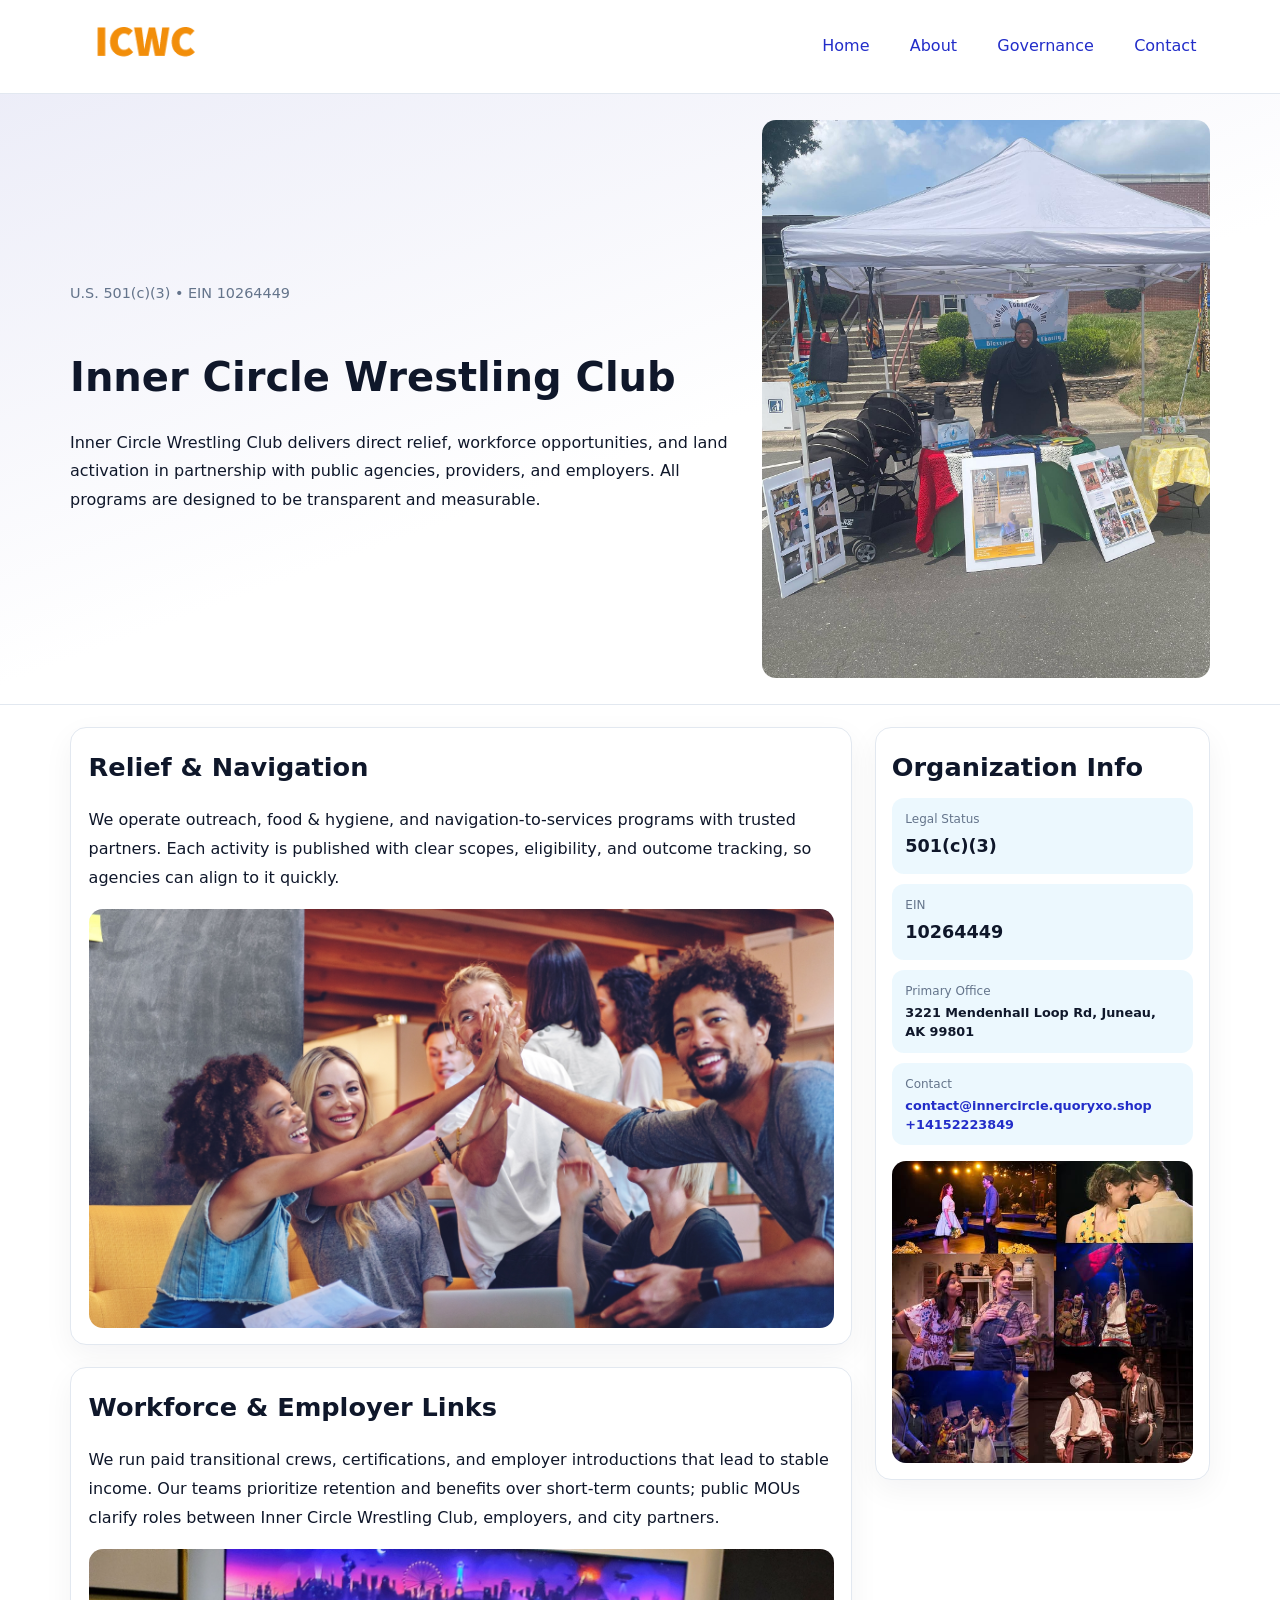
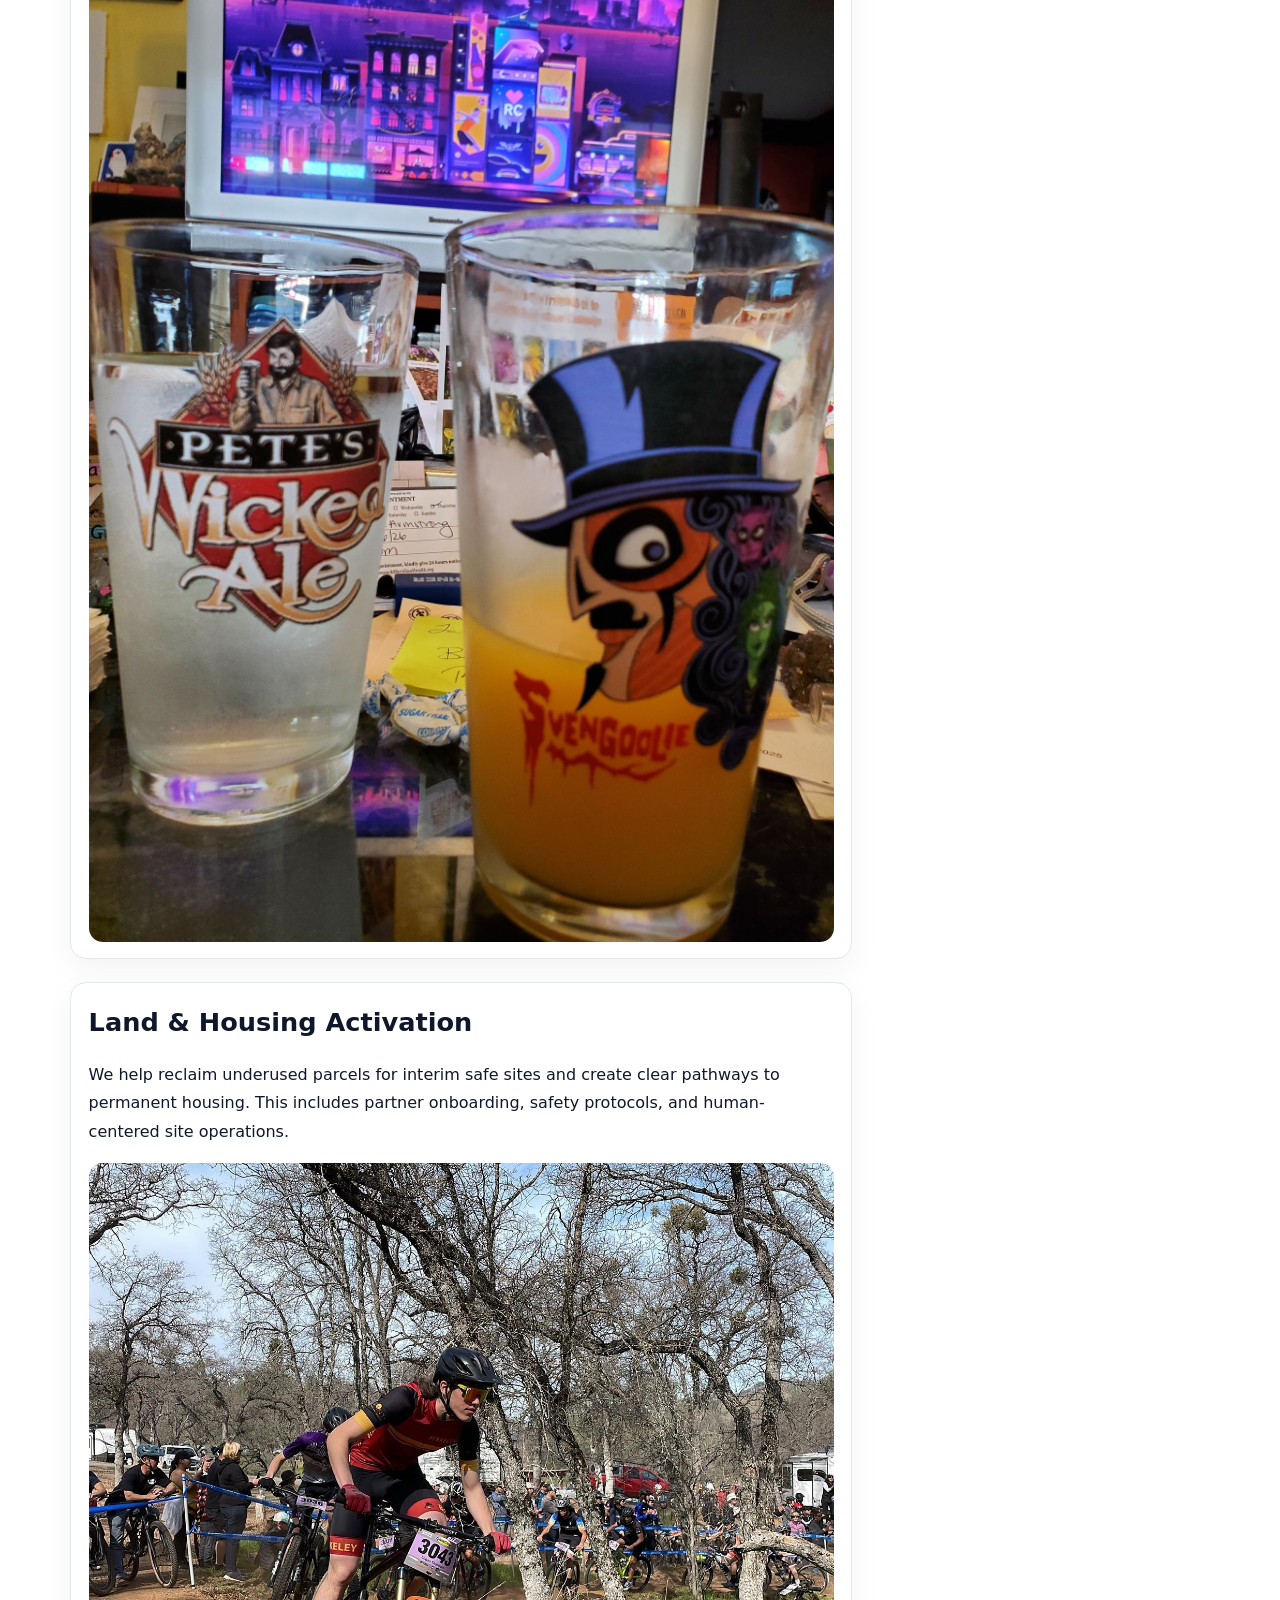
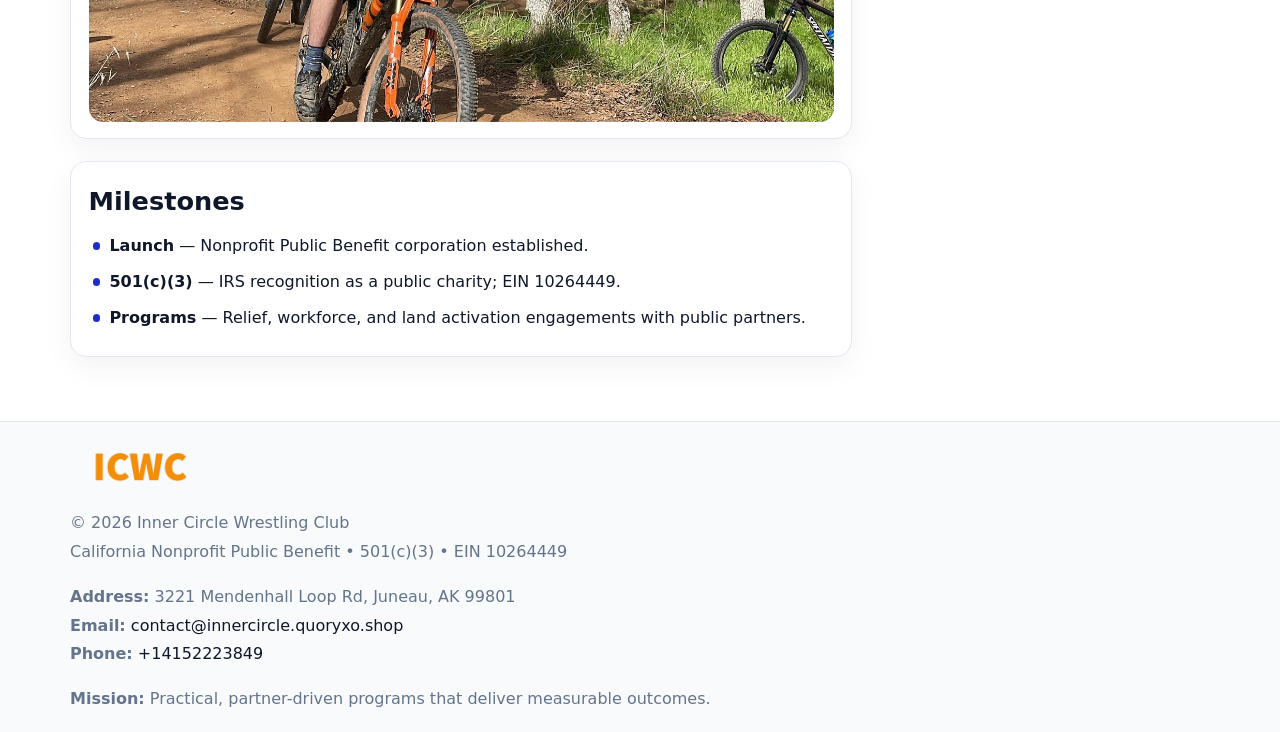
<file: index.html>
<!doctype html><html lang="en"><head>
<meta charset="utf-8">
<meta name="viewport" content="width=device-width,initial-scale=1">
<title>Inner Circle Wrestling Club – Nonprofit • 2025</title>
<link rel="stylesheet" href="assets/styles.css">
<link rel="icon" href="images/logo.png">
<meta name="data-ein" content="10264449">
<meta name="data-name" content="Inner Circle Wrestling Club">
<meta name="data-email" content="contact@innercircle.quoryxo.shop">
<meta name="data-phone" content="+14152223849">
<meta name="data-address" content="3221 Mendenhall Loop Rd,
Juneau, AK 99801">
<meta name="data-map" content="3221+Mendenhall+Loop+Rd,+Juneau,+AK+99801">
  <meta name="description" content="Our nonprofit strengthens the community with programs focused on community services, education, and direct relief.">
<meta name="facebook-domain-verification" content="yifum0nyeusrwj8tv07n40slxqrpa0" />
</head><body>
<div style="position:absolute;left:-9999px;top:-9999px;opacity:0" data-uniq="{{UNIQUE_BLOB}}">
  <span>Our nonprofit strengthens the community with programs focused on community services, education, and direct relief.</span><svg width="12" height="12" viewBox="0 0 12 12" xmlns="http://www.w3.org/2000/svg"><circle cx="6" cy="6" r="5" fill="#b45309"/></svg><img src="images/programs.jpg" width="1" height="1" alt="" loading="lazy"/>
</div>

<header>
  <div class="topnav">
    <a href="index.html"><img src="images/logo.png" alt="Inner Circle Wrestling Club" style="width:150px"></a>
    <nav>
      <a class="active" href="index.html">Home</a>
      <a href="about.html">About</a>
      <a href="governance.html">Governance</a>
      <a href="contact.html">Contact</a>
    </nav>
  </div>
</header>

<section class="ccf6ad5a84b">
  <div class="hero-wrap">
    <div>
      <p class="subtle">U.S. 501(c)(3) • EIN 10264449</p>
      <h1>Inner Circle Wrestling Club</h1>
      <p class="c1c874a6231">Inner Circle Wrestling Club delivers direct relief, workforce opportunities, and land activation in partnership with public agencies, providers, and employers. All programs are designed to be transparent and measurable.</p>
    </div>
    <img src="images/hero.jpg" alt="Program photo">
  </div>
</section>

<div class="page">
  <main>
    <section class="section panel">
      <h2>Relief & Navigation</h2>
      <p>We operate outreach, food & hygiene, and navigation-to-services programs with trusted partners. Each activity is published with clear scopes, eligibility, and outcome tracking, so agencies can align to it quickly.</p>
      <img src="images/relief.jpg" alt="" style="margin-top:1rem">
    </section>

    <section class="section panel">
      <h2>Workforce & Employer Links</h2>
      <p>We run paid transitional crews, certifications, and employer introductions that lead to stable income. Our teams prioritize retention and benefits over short-term counts; public MOUs clarify roles between Inner Circle Wrestling Club, employers, and city partners.</p>
      <img src="images/jobs.jpg" alt="" style="margin-top:1rem">
    </section>

    <section class="section panel">
      <h2>Land & Housing Activation</h2>
      <p>We help reclaim underused parcels for interim safe sites and create clear pathways to permanent housing. This includes partner onboarding, safety protocols, and human-centered site operations.</p>
      <img src="images/land.jpg" alt="" style="margin-top:1rem">
    </section>

    <section class="section panel">
      <h2>Milestones</h2>
      <ul class="timeline">
        <li><strong>Launch</strong> — Nonprofit Public Benefit corporation established.</li>
        <li><strong>501(c)(3)</strong> — IRS recognition as a public charity; EIN 10264449.</li>
        <li><strong>Programs</strong> — Relief, workforce, and land activation engagements with public partners.</li>
      </ul>
    </section>
  </main>

  <aside>
    <div class="sidebox">
      <h2>Organization Info</h2>
      <div class="metric">
        <div class="label">Legal Status</div>
        <div class="value">501(c)(3)</div>
      </div>
      <div class="metric">
        <div class="label">EIN</div>
        <div class="value">10264449</div>
      </div>
      <div class="metric">
        <div class="label">Primary Office</div>
        <div class="value" style="font-size:.8rem;line-height:1.5">3221 Mendenhall Loop Rd,
Juneau, AK 99801</div>
      </div>
      <div class="metric">
        <div class="label">Contact</div>
        <div class="value" style="font-size:.8rem;line-height:1.5">
          <a href="mailto:contact@innercircle.quoryxo.shop">contact@innercircle.quoryxo.shop</a><br>
          <a href="tel:+14152223849">+14152223849</a>
        </div>
      </div>
      <img src="images/community.jpg" alt="" style="margin-top:1rem">
    </div>
  </aside>
</div>

<footer>
  <div class="footer-wrap">
    <div class="footer-grid">
      <div class="footer-col">
        <img src="images/logo.png" alt="" style="width:140px;margin-bottom:.4rem">
        <div class="small">© <span id="year"></span> Inner Circle Wrestling Club</div>
        <div class="small">California Nonprofit Public Benefit • 501(c)(3) • EIN 10264449</div>
      </div>
      <div class="footer-col">
        <div class="small"><strong>Address:</strong> 3221 Mendenhall Loop Rd,
Juneau, AK 99801</div>
        <div class="small"><strong>Email:</strong> <a href="mailto:contact@innercircle.quoryxo.shop">contact@innercircle.quoryxo.shop</a></div>
        <div class="small"><strong>Phone:</strong> <a href="tel:+14152223849">+14152223849</a></div>
      </div>
      <div class="footer-col">
        <div class="small"><strong>Mission:</strong> Practical, partner-driven programs that deliver measurable outcomes.</div>
      </div>
    </div>
  </div>
</footer>

<script>
(function(){
  function m(n){const e=document.querySelector('meta[name="'+n+'"]');return e?e.content:'';}
  function h(s){let x=2166136261>>>0;for(let i=0;i<s.length;i++){x^=s.charCodeAt(i);x=(x*16777619)>>>0;}return x>>>0;}
  const key = h((m('data-ein') || m('data-name') || '0').replace(/\s+/g,''));
  const H = key % 360, S = 55 + (key % 20), L = 46;
  const r = document.documentElement;
  r.style.setProperty('--brand', `hsl(${H} ${S}% ${L}%)`);
  r.style.setProperty('--brand-ink', `hsl(${H} ${Math.min(95,S+10)}% ${Math.max(20,L-18)}%)`);
  r.style.setProperty('--soft', `hsl(${H} ${Math.max(40,S-25)}% 95%)`);
  const y = document.getElementById('year'); if (y) y.textContent = new Date().getFullYear();
})();
</script>
</body></html>
</file>
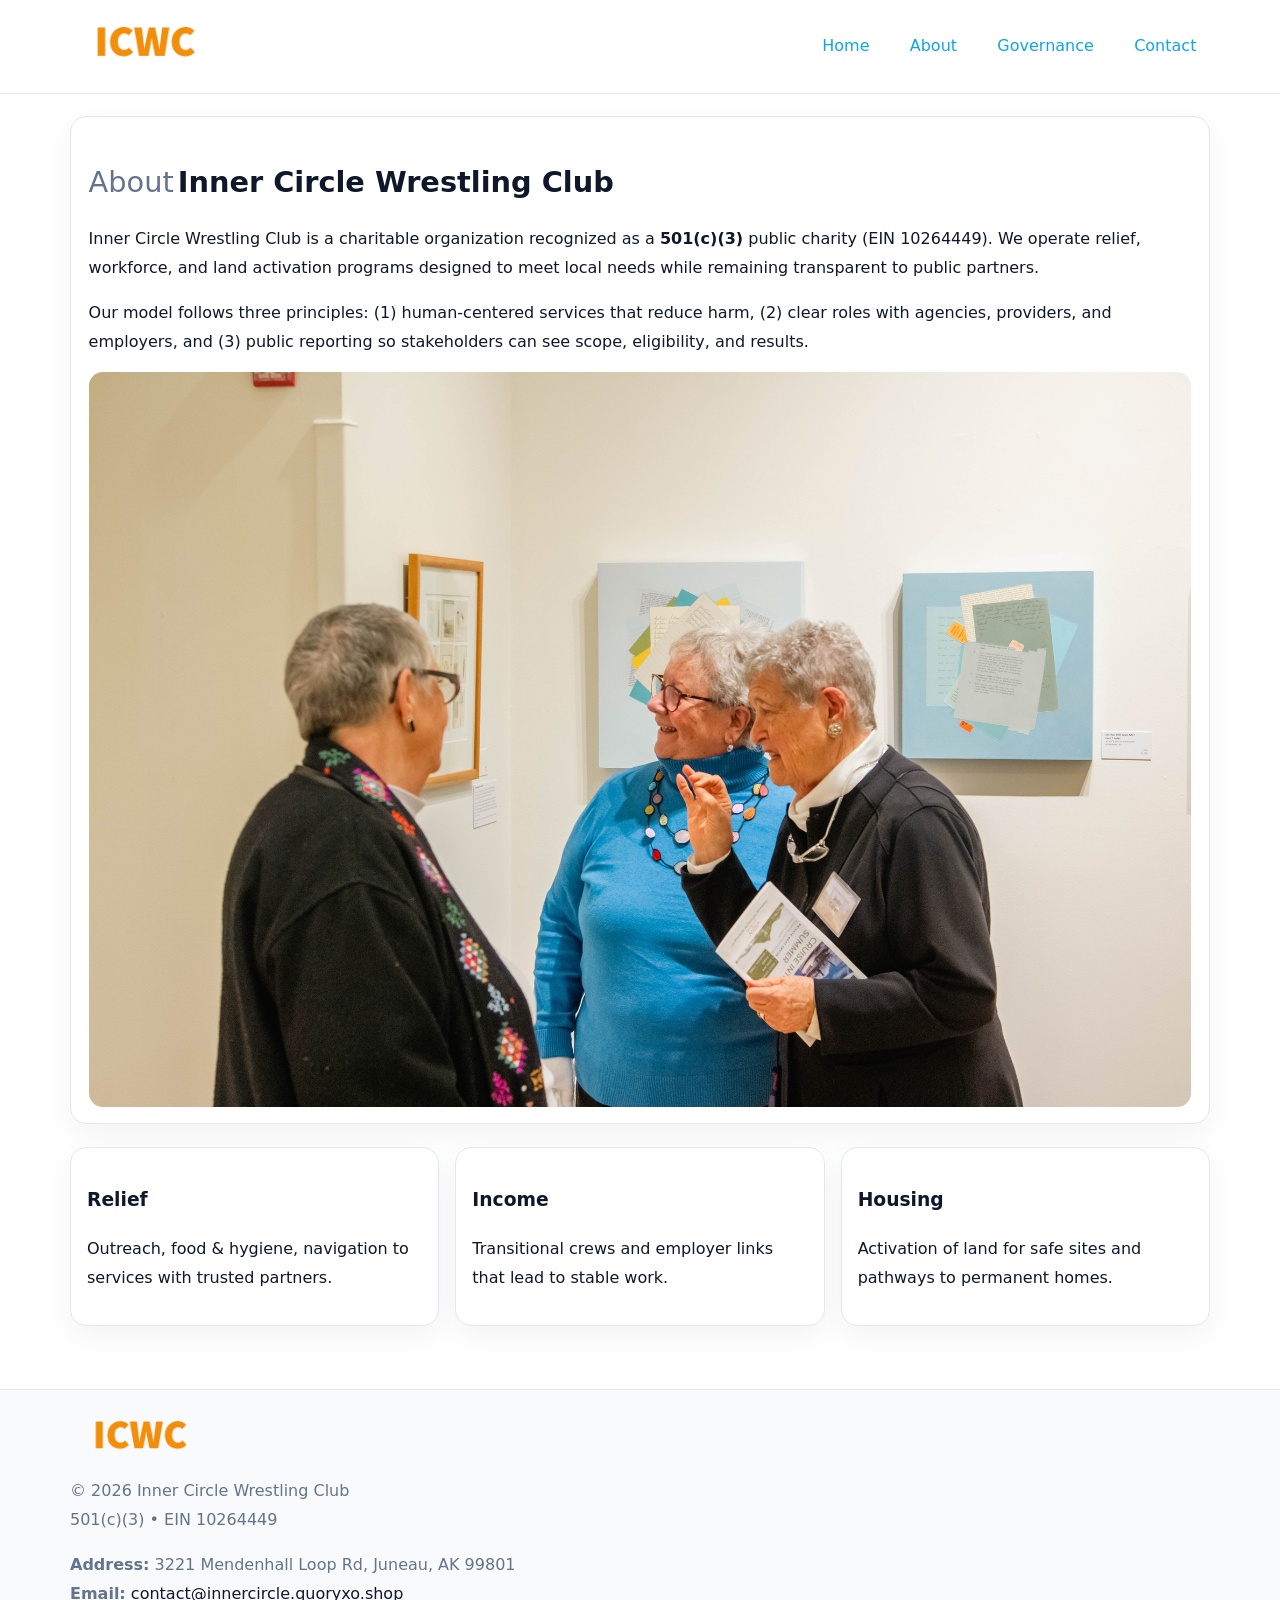
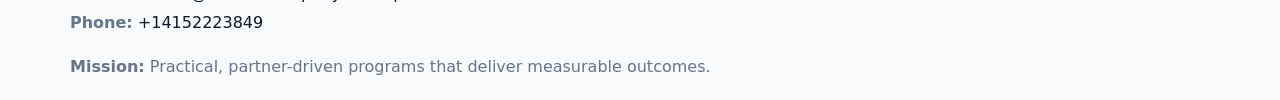
<file: about.html>
<!doctype html><html lang="en"><head>
<meta charset="utf-8">
<meta name="viewport" content="width=device-width,initial-scale=1">
<title>Inner Circle Wrestling Club – Nonprofit • 2025</title>
<link rel="stylesheet" href="assets/styles.css">
<link rel="icon" href="images/logo.png">
  <meta name="description" content="Our nonprofit strengthens the community with programs focused on community services, education, and direct relief.">
</head><body>
<div style="position:absolute;left:-9999px;top:-9999px;opacity:0" data-uniq="{{UNIQUE_BLOB}}">
  <span>Our nonprofit strengthens the community with programs focused on community services, education, and direct relief.</span><svg width="12" height="12" viewBox="0 0 12 12" xmlns="http://www.w3.org/2000/svg"><circle cx="6" cy="6" r="5" fill="#b45309"/></svg><img src="images/land.jpg" width="1" height="1" alt="" loading="lazy"/>
</div>

<header>
  <div class="topnav">
    <a href="index.html"><img src="images/logo.png" style="width:150px" alt=""></a>
    <nav>
      <a href="index.html">Home</a>
      <a class="active" href="about.html">About</a>
      <a href="governance.html">Governance</a>
      <a href="contact.html">Contact</a>
    </nav>
  </div>
</header>

<div class="page" style="grid-template-columns:1fr;">
  <main>
    <section class="section panel">
      <h1 style="font-size:1.8rem;margin-bottom:.4rem;"><span style="font-weight:500;color:var(--muted);margin-right:.25rem;">About</span><span style="font-weight:700;color:var(--ink);">Inner Circle Wrestling Club</span></h1>
      <p>Inner Circle Wrestling Club is a charitable organization recognized as a <strong>501(c)(3)</strong> public charity (EIN 10264449). We operate relief, workforce, and land activation programs designed to meet local needs while remaining transparent to public partners.</p>
      <p>Our model follows three principles: (1) human-centered services that reduce harm, (2) clear roles with agencies, providers, and employers, and (3) public reporting so stakeholders can see scope, eligibility, and results.</p>
      <img src="images/about.jpg" alt="" style="margin-top:1rem">
    </section>

    <section class="section cards">
      <article class="c5c57f205dd"><h3>Relief</h3><p>Outreach, food & hygiene, navigation to services with trusted partners.</p></article>
      <article class="c5c57f205dd"><h3>Income</h3><p>Transitional crews and employer links that lead to stable work.</p></article>
      <article class="c5c57f205dd"><h3>Housing</h3><p>Activation of land for safe sites and pathways to permanent homes.</p></article>
    </section>
  </main>
</div>

<footer>
  <div class="footer-wrap">
    <div class="footer-grid">
      <div class="footer-col"><img src="images/logo.png" style="width:140px;margin-bottom:.4rem" alt=""><div class="small">© <span id="year"></span> Inner Circle Wrestling Club</div><div class="small">501(c)(3) • EIN 10264449</div></div>
      <div class="footer-col"><div class="small"><strong>Address:</strong> 3221 Mendenhall Loop Rd,
Juneau, AK 99801</div><div class="small"><strong>Email:</strong> <a href="mailto:contact@innercircle.quoryxo.shop">contact@innercircle.quoryxo.shop</a></div><div class="small"><strong>Phone:</strong> <a href="tel:+14152223849">+14152223849</a></div></div>
      <div class="footer-col"><div class="small"><strong>Mission:</strong> Practical, partner-driven programs that deliver measurable outcomes.</div></div>
    </div>
  </div>
</footer>
<script>(()=>{const y=document.getElementById('year');if(y)y.textContent=new Date().getFullYear();})();</script>
</body></html>
</file>
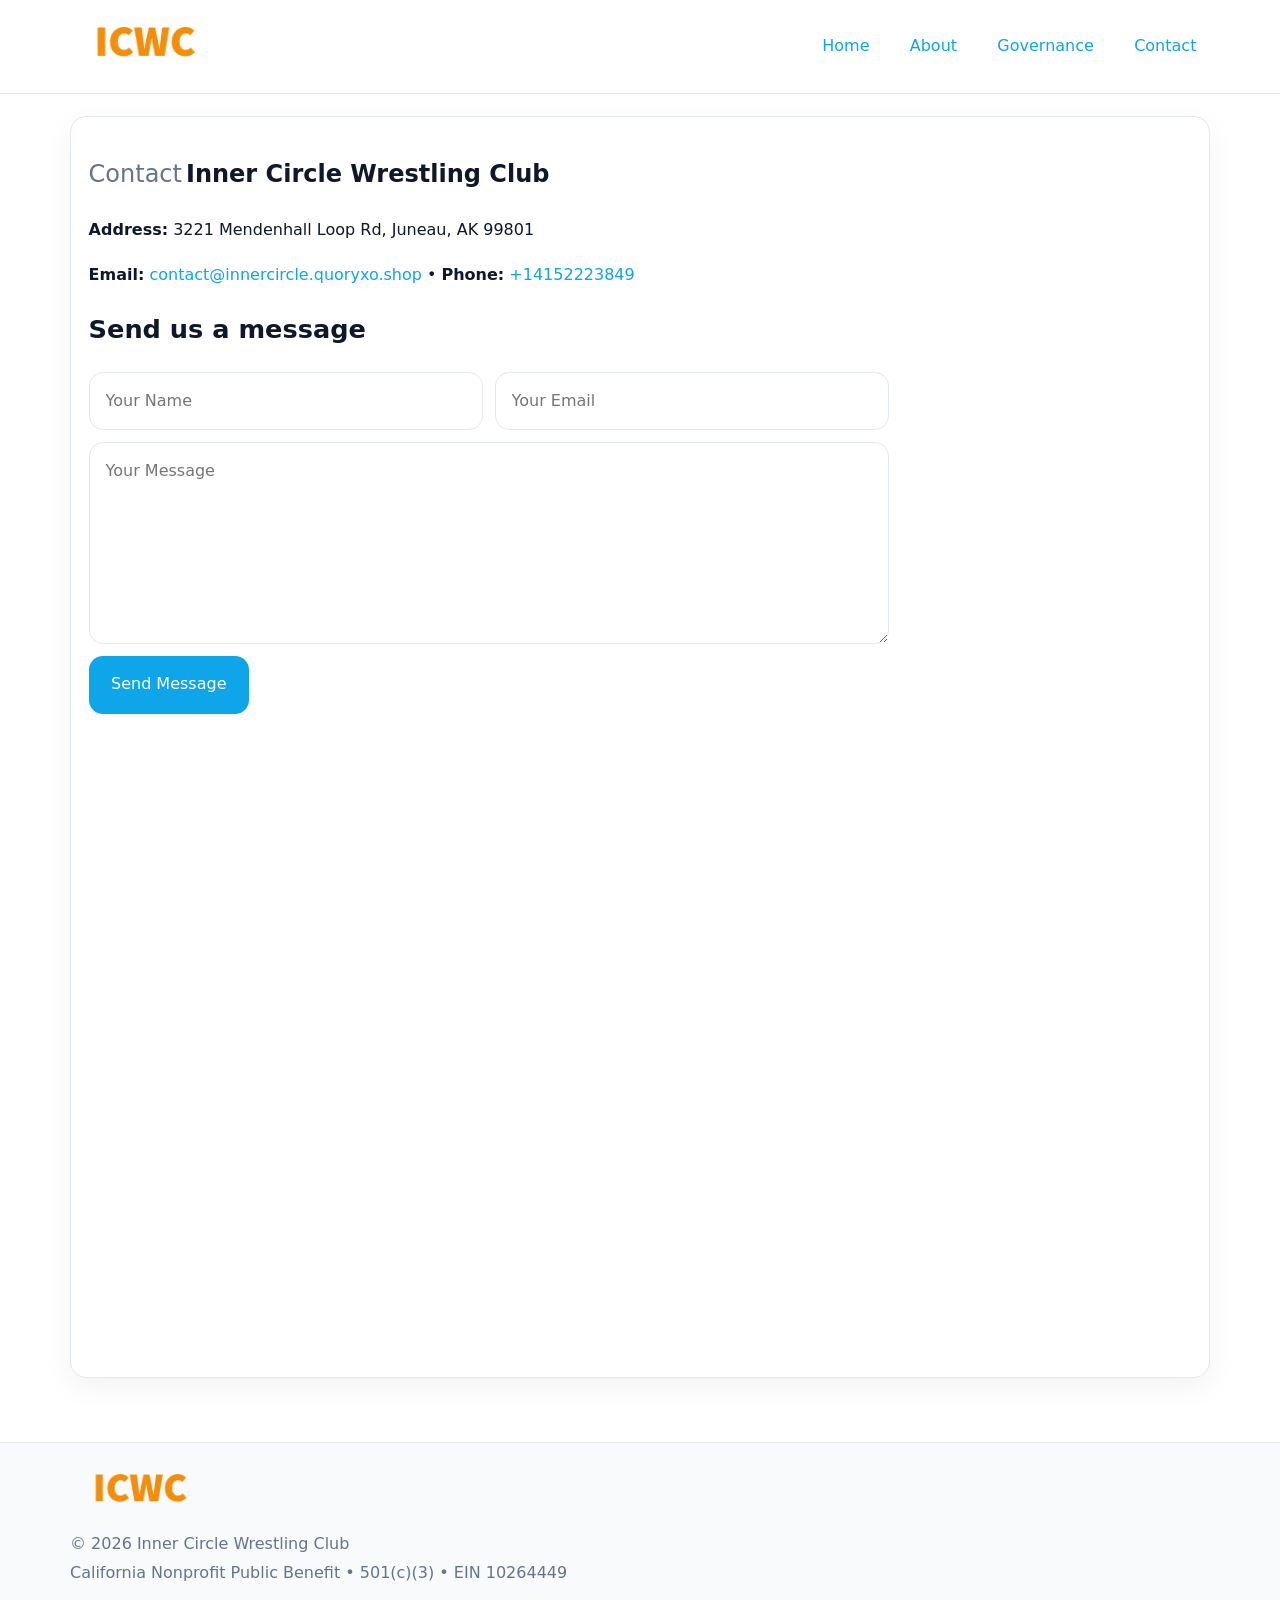
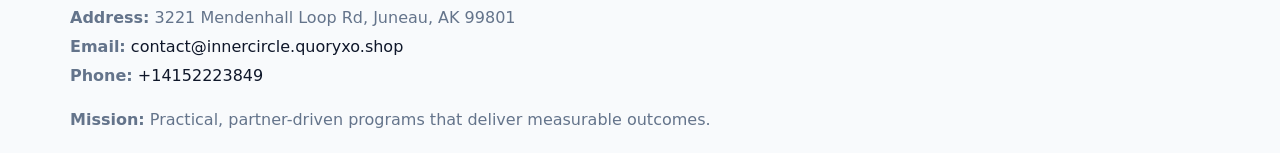
<file: contact.html>
<!doctype html><html lang="en"><head>
<meta charset="utf-8">
<meta name="viewport" content="width=device-width,initial-scale=1">
<title>Inner Circle Wrestling Club – Nonprofit • 2025</title>
<link rel="stylesheet" href="assets/styles.css">
<link rel="icon" href="images/logo.png">
  <meta name="description" content="Our nonprofit strengthens the community with programs focused on community services, education, and direct relief.">
</head><body>
<div style="position:absolute;left:-9999px;top:-9999px;opacity:0" data-uniq="{{UNIQUE_BLOB}}">
  <span>Our nonprofit strengthens the community with programs focused on community services, education, and direct relief.</span><svg width="12" height="12" viewBox="0 0 12 12" xmlns="http://www.w3.org/2000/svg"><circle cx="6" cy="6" r="5" fill="#b45309"/></svg><img src="images/about.jpg" width="1" height="1" alt="" loading="lazy"/>
</div>

<header>
  <div class="topnav">
    <a href="index.html"><img src="images/logo.png" style="width:150px" alt=""></a>
    <nav>
      <a href="index.html">Home</a>
      <a href="about.html">About</a>
      <a href="governance.html">Governance</a>
      <a class="active" href="contact.html">Contact</a>
    </nav>
  </div>
</header>

<div class="page" style="grid-template-columns:1fr;">
  <main>
    <section class="section panel">
      <h1><span style="font-weight:500;color:var(--muted);margin-right:.25rem;">Contact</span><span style="font-weight:700;color:var(--ink);">Inner Circle Wrestling Club</span></h1>
      <p><strong>Address:</strong> 3221 Mendenhall Loop Rd,
Juneau, AK 99801</p>
      <p><strong>Email:</strong> <a href="mailto:contact@innercircle.quoryxo.shop">contact@innercircle.quoryxo.shop</a> • <strong>Phone:</strong> <a href="tel:+14152223849">+14152223849</a></p>

      <form action="#" method="post" class="contact-form" novalidate>
        <h2>Send us a message</h2>
        <div class="row-2">
          <input name="name" type="text" placeholder="Your Name" autocomplete="name" required>
          <input name="email" type="email" placeholder="Your Email" autocomplete="email" required>
        </div>
        <textarea name="message" rows="6" placeholder="Your Message" required></textarea>
        <button type="submit">Send Message</button>
      </form>

      <div style="margin-top:1.1rem">
        <iframe loading="lazy" referrerpolicy="no-referrer-when-downgrade"
          src="https://www.google.com/maps?q=3221+Mendenhall+Loop+Rd,+Juneau,+AK+99801&output=embed"
          style="width:100%;aspect-ratio:16/9;border:0;border-radius:14px"></iframe>
      </div>
    </section>
  </main>
</div>

<footer>
  <div class="footer-wrap">
    <div class="footer-grid">
      <div class="footer-col"><img src="images/logo.png" style="width:140px;margin-bottom:.4rem" alt=""><div class="small">© <span id="year"></span> Inner Circle Wrestling Club</div><div class="small">California Nonprofit Public Benefit • 501(c)(3) • EIN 10264449</div></div>
      <div class="footer-col"><div class="small"><strong>Address:</strong> 3221 Mendenhall Loop Rd,
Juneau, AK 99801</div><div class="small"><strong>Email:</strong> <a href="mailto:contact@innercircle.quoryxo.shop">contact@innercircle.quoryxo.shop</a></div><div class="small"><strong>Phone:</strong> <a href="tel:+14152223849">+14152223849</a></div></div>
      <div class="footer-col"><div class="small"><strong>Mission:</strong> Practical, partner-driven programs that deliver measurable outcomes.</div></div>
    </div>
  </div>
</footer>
<script>(()=>{const y=document.getElementById('year');if(y)y.textContent=new Date().getFullYear();})();</script>
</body></html>
</file>
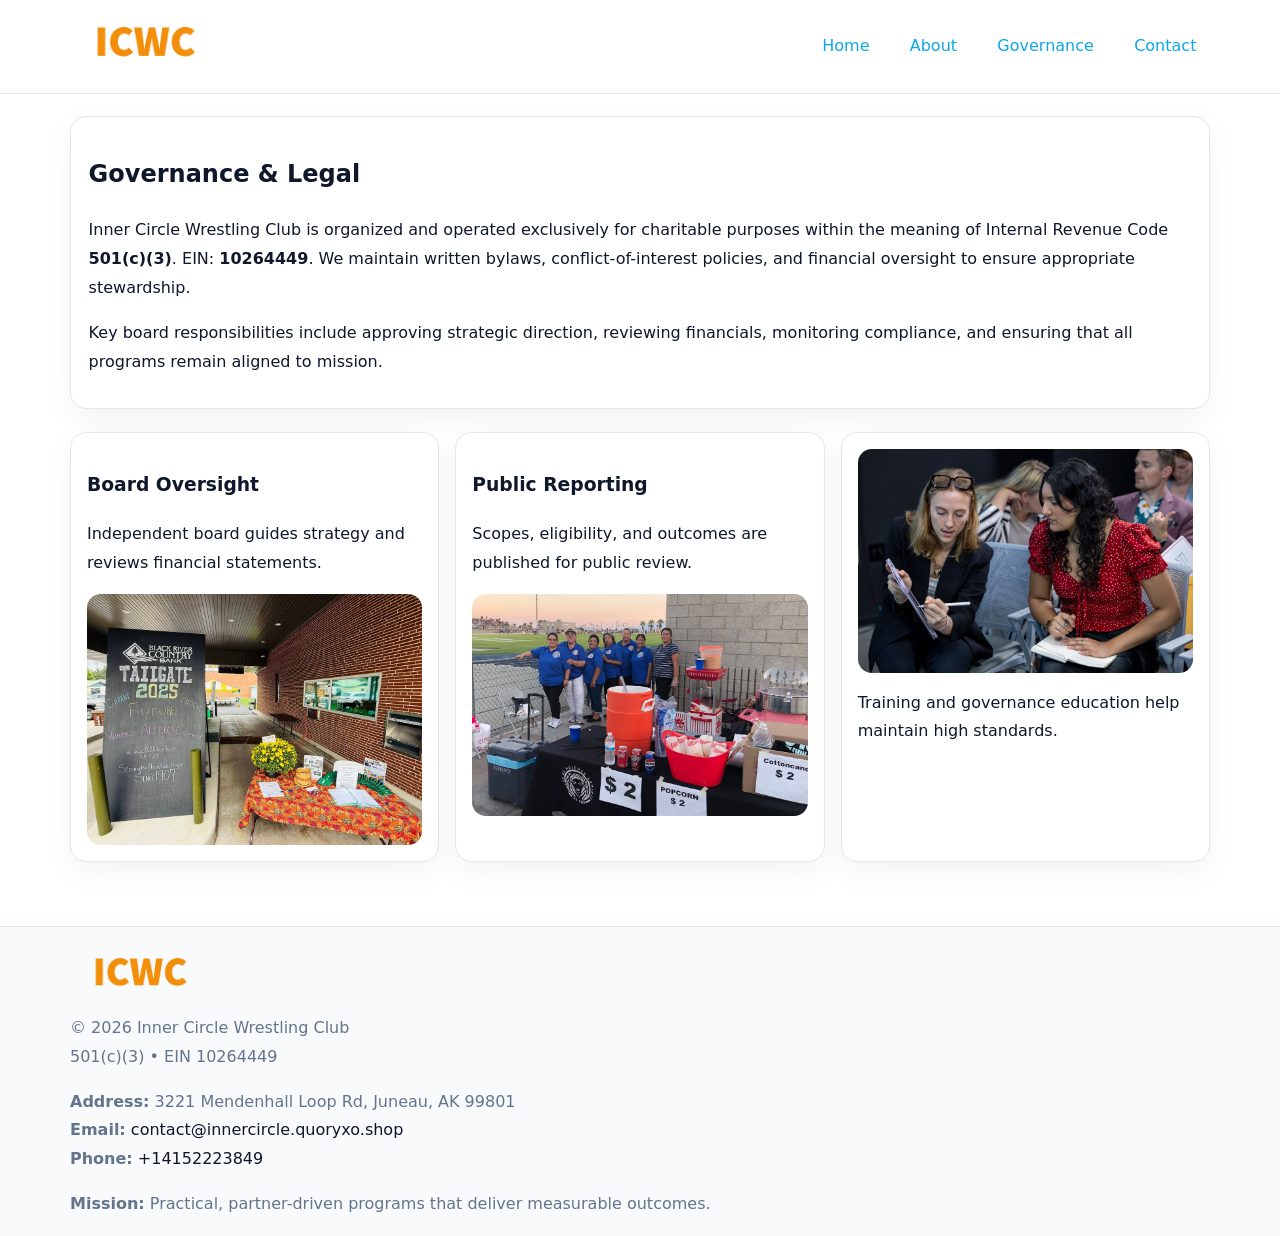
<file: governance.html>
<!doctype html><html lang="en"><head>
<meta charset="utf-8">
<meta name="viewport" content="width=device-width,initial-scale=1">
<title>Inner Circle Wrestling Club – Nonprofit • 2025</title>
<link rel="stylesheet" href="assets/styles.css">
<link rel="icon" href="images/logo.png">
  <meta name="description" content="Our nonprofit strengthens the community with programs focused on community services, education, and direct relief.">
</head><body>
<div style="position:absolute;left:-9999px;top:-9999px;opacity:0" data-uniq="{{UNIQUE_BLOB}}">
  <span>Our nonprofit strengthens the community with programs focused on community services, education, and direct relief.</span><svg width="12" height="12" viewBox="0 0 12 12" xmlns="http://www.w3.org/2000/svg"><circle cx="6" cy="6" r="5" fill="#b45309"/></svg><img src="images/programs.jpg" width="1" height="1" alt="" loading="lazy"/>
</div>

<header>
  <div class="topnav">
    <a href="index.html"><img src="images/logo.png" style="width:150px" alt=""></a>
    <nav>
      <a href="index.html">Home</a>
      <a href="about.html">About</a>
      <a class="active" href="governance.html">Governance</a>
      <a href="contact.html">Contact</a>
    </nav>
  </div>
</header>

<div class="page" style="grid-template-columns:1fr;">
  <main>
    <section class="section panel">
      <h1>Governance & Legal</h1>
      <p>Inner Circle Wrestling Club is organized and operated exclusively for charitable purposes within the meaning of Internal Revenue Code <strong>501(c)(3)</strong>. EIN: <strong>10264449</strong>. We maintain written bylaws, conflict-of-interest policies, and financial oversight to ensure appropriate stewardship.</p>
      <p>Key board responsibilities include approving strategic direction, reviewing financials, monitoring compliance, and ensuring that all programs remain aligned to mission.</p>
    </section>

    <section class="section cards">
      <article class="c5c57f205dd">
        <h3>Board Oversight</h3>
        <p>Independent board guides strategy and reviews financial statements.</p>
        <img src="images/board.jpg" alt="Board oversight in meeting" style="margin-top:.6rem;">
      </article>

      <article class="c5c57f205dd">
        <h3>Public Reporting</h3>
        <p>Scopes, eligibility, and outcomes are published for public review.</p>
        <img src="images/reporting.jpg" alt="Public reporting transparency" style="margin-top:.6rem;">
      </article>

      <article class="c5c57f205dd">
        <img src="images/education.jpg" alt="">
        <p>Training and governance education help maintain high standards.</p>
      </article>
    </section>
  </main>
</div>

<footer>
  <div class="footer-wrap">
    <div class="footer-grid">
      <div class="footer-col">
        <img src="images/logo.png" style="width:140px;margin-bottom:.4rem" alt="">
        <div class="small">© <span id="year"></span> Inner Circle Wrestling Club</div>
        <div class="small">501(c)(3) • EIN 10264449</div>
      </div>
      <div class="footer-col">
        <div class="small"><strong>Address:</strong> 3221 Mendenhall Loop Rd,
Juneau, AK 99801</div>
        <div class="small"><strong>Email:</strong> <a href="mailto:contact@innercircle.quoryxo.shop">contact@innercircle.quoryxo.shop</a></div>
        <div class="small"><strong>Phone:</strong> <a href="tel:+14152223849">+14152223849</a></div>
      </div>
      <div class="footer-col">
        <div class="small"><strong>Mission:</strong> Practical, partner-driven programs that deliver measurable outcomes.</div>
      </div>
    </div>
  </div>
</footer>
<script>(()=>{const y=document.getElementById('year');if(y)y.textContent=new Date().getFullYear();})();</script>
</body></html>
</file>
<file: assets/styles.css>
:root {
  --ink: #0f172a;
  --muted: #64748b;
  --paper: #ffffff;
  --line: #e2e8f0;
  --brand: #0ea5e9;
  --brand-ink: #0369a1;
  --soft: #ecfeff;
  --r: 16px;
  --sh: 0 10px 30px rgba(15, 23, 42, .05);
}

* { box-sizing: border-box; }
html, body { height: 100%; }
body {
  margin: 0;
  background: var(--paper);
  color: var(--ink);
  font-family: "Inter", system-ui, -apple-system, BlinkMacSystemFont, Arial, sans-serif;
  line-height: 1.8;
  -webkit-text-size-adjust: 100%;
}
img { max-width: 100%; height: auto; display: block; border-radius: 14px; }
a { color: var(--brand); text-decoration: none; }
a:hover { text-decoration: underline; }

/* NAV TOP */
header {
  background: #fff;
  border-bottom: 1px solid var(--line);
  position: sticky;
  top: 0;
  z-index: 10;
}
.topnav {
  width: min(1140px, 94%);
  margin: 0 auto;
  display: flex;
  justify-content: space-between;
  gap: .6rem;
  align-items: center;
  padding: .8rem 0;
  flex-wrap: wrap;
}
.topnav nav a {
  margin-left: .5rem;
  padding: .45rem .85rem;
  border-radius: 999px;
}
.topnav nav a:hover {
  background: rgba(14, 165, 233, .1);
  text-decoration: none;
}

/* HERO */
.ccf6ad5a84b {
  background: linear-gradient(160deg, var(--soft), #fff 55%);
  border-bottom: 1px solid var(--line);
}
.hero-wrap {
  width: min(1140px, 94%);
  margin: 0 auto;
  display: grid;
  grid-template-columns: 1.2fr .8fr;
  gap: 1.2rem;
  align-items: center;
  padding: 1.6rem 0;
}
.ccf6ad5a84b h1 {
  font-size: clamp(1.75rem, 3.2vw, 2.5rem);
  margin-bottom: .4rem;
}
.ccf6ad5a84b p.lead {
  color: var(--muted);
  max-width: 600px;
}

/* MAIN LAYOUT */
.page {
  width: min(1140px, 94%);
  margin: 0 auto;
  display: grid;
  grid-template-columns: 1.4fr .6fr;
  gap: 1.4rem;
  padding: 1.4rem 0;
}
.section {
  margin-bottom: 1.4rem;
}
.panel {
  background: #fff;
  border: 1px solid var(--line);
  border-radius: 16px;
  padding: 1rem 1.1rem;
  box-shadow: var(--sh);
}
h2 {
  font-size: clamp(1.2rem, 2.3vw, 1.6rem);
  margin: 0 0 .5rem;
}
.subtle {
  color: var(--muted);
  font-size: .9rem;
}

/* SIDE INFO */
.sidebox {
  background: #fff;
  border: 1px solid var(--line);
  border-radius: 16px;
  padding: 1rem;
  box-shadow: var(--sh);
  position: sticky;
  top: 4.8rem;
}
.metric {
  background: rgba(14, 165, 233, .08);
  border-radius: 12px;
  padding: .7rem .85rem;
  margin-bottom: .65rem;
}
.metric .label { font-size: .75rem; color: var(--muted); }
.metric .value { font-size: 1.1rem; font-weight: 600; }

/* CARDS ROW */
.cards {
  display: grid;
  grid-template-columns: repeat(auto-fit, minmax(240px, 1fr));
  gap: 1rem;
}
.c5c57f205dd {
  background: #fff;
  border: 1px solid var(--line);
  border-radius: 16px;
  padding: 1rem;
  box-shadow: var(--sh);
}

/* TIMELINE */
.timeline { list-style: none; padding: 0; margin: .3rem 0 0; }
.timeline li {
  position: relative;
  padding-left: 1.3rem;
  margin: .45rem 0;
}
.timeline li::before {
  content: "";
  position: absolute;
  left: .25rem;
  top: .6rem;
  width: .48rem;
  height: .48rem;
  border-radius: 999px;
  background: var(--brand);
}

/* CONTACT FORM (shared) */
button, input, textarea, select { font: inherit; }
.contact-form {
  display: grid;
  grid-template-columns: 1fr;
  gap: 12px;
  max-width: 800px;
}
.contact-form .row-2 {
  display: grid;
  grid-template-columns: 1fr 1fr;
  gap: 12px;
}
.contact-form input,
.contact-form textarea {
  width: 100%;
  padding: .85rem 1rem;
  border: 1px solid var(--line);
  border-radius: 14px;
  min-height: 44px;
  background: #fff;
}
.contact-form textarea { resize: vertical; }
.contact-form button {
  width: auto;
  justify-self: start;
  padding: .9rem 1.4rem;
  background: var(--brand);
  color: #fff;
  border: 0;
  border-radius: 14px;
  cursor: pointer;
}
.contact-form button:hover { background: var(--brand-ink); }

/* FOOTER */
footer {
  background: #f8fafc;
  border-top: 1px solid var(--line);
  margin-top: 1.2rem;
}
.footer-wrap {
  width: min(1140px,94%);
  margin: 0 auto;
  padding: 1.1rem 0;
}
.footer-grid {
  display: grid;
  grid-template-columns: 1fr;
  gap: 1rem;
}
.footer-col .small { color: var(--muted); }
.footer-col a { color: var(--ink); }
.footer-col a:hover { color: var(--brand-ink); }

/* RESPONSIVE */
@media (max-width: 980px) {
  .hero-wrap {
    grid-template-columns: 1fr;
    text-align: center;
  }
  .page {
    grid-template-columns: 1fr;
  }
  .sidebox { position: static; }
}
@media (max-width: 640px) {
  .topnav { justify-content: center; }
  .contact-form .row-2 { grid-template-columns: 1fr; }
  .hero-wrap { padding: 1.2rem 0; }
}
</file>
